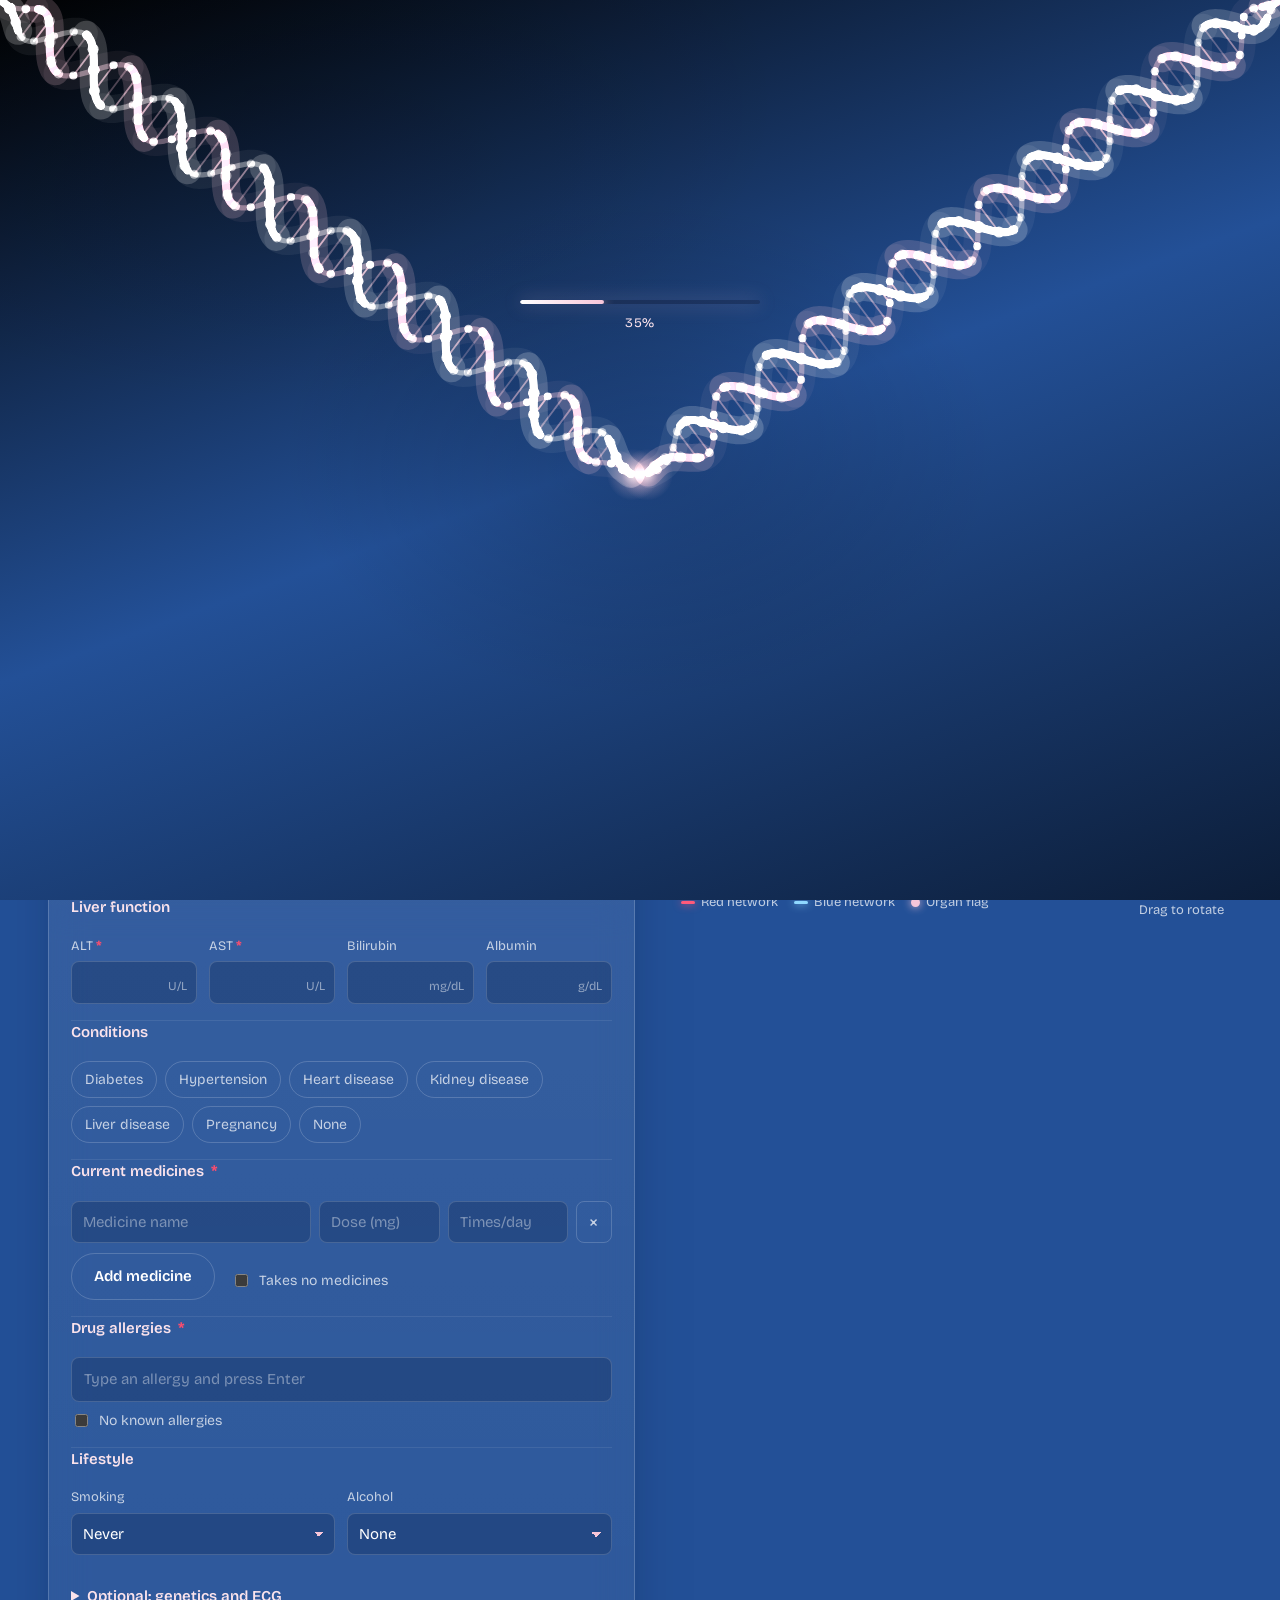
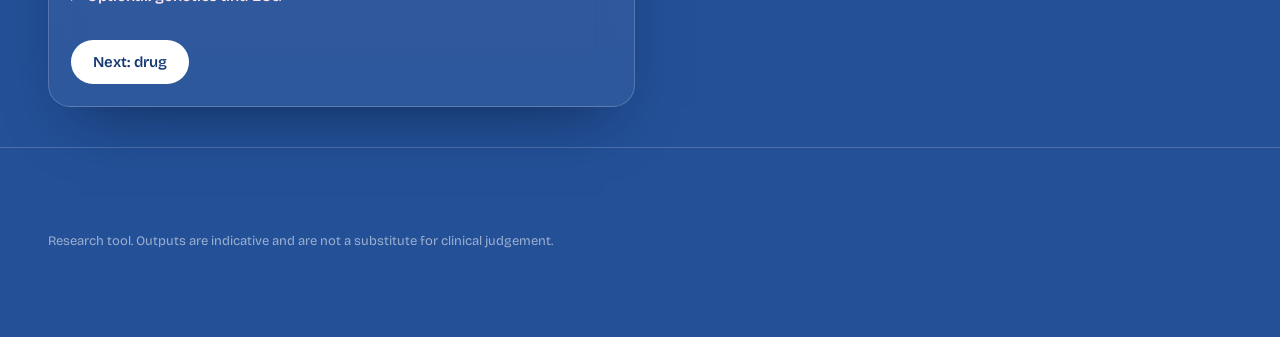
<file: frontend/index.html>
<!doctype html>
<html lang="en">
<head>
<meta charset="utf-8">
<meta name="viewport" content="width=device-width, initial-scale=1">
<title>Digital Twin</title>
<meta name="description" content="Personalised drug-response simulation for one patient, not the population average.">
<link rel="preconnect" href="https://fonts.googleapis.com">
<link rel="preconnect" href="https://fonts.gstatic.com" crossorigin>
<link href="https://fonts.googleapis.com/css2?family=Bricolage+Grotesque:opsz,wght@12..96,300..700&display=swap" rel="stylesheet">
<link rel="stylesheet" href="style.css">
</head>
<body>

<!-- ============ PRELOADER ============ -->
<div id="preloader" role="status" aria-label="Loading">
  <div class="pl-progress">
    <div class="bar"><i></i></div>
    <span class="pct">0%</span>
  </div>
  <canvas aria-hidden="true"></canvas>
</div>

<!-- ============ NAV ============ -->
<header class="nav">
  <a class="brand" href="#simulate" aria-label="Digital Twin home">
    <svg viewBox="0 0 24 24" width="22" height="22" aria-hidden="true"><path d="M7 2c0 6 10 6 10 12S7 16 7 22M17 2c0 6-10 6-10 12s10 2 10 8" fill="none" stroke="currentColor" stroke-width="1.6" stroke-linecap="round"/><path d="M9 5h6M8.5 19h7M10 11.5h4" stroke="#f7c6d9" stroke-width="1.6" stroke-linecap="round"/></svg>
    Digital Twin
  </a>
  <nav aria-label="Main">
    <a href="#simulate" class="active">Simulate</a>
    <a href="#report">Report</a>
    <a href="#method">Method</a>
  </nav>
  <button class="nav-run" type="submit" form="twin-form">Run simulation</button>
</header>

<main>
  <!-- ============ HERO / INPUT ============ -->
  <section id="simulate" class="hero">
    <div class="left">
      <h1>See how a drug behaves in your body.</h1>

      <form id="twin-form" class="panel" novalidate>
        <div class="tabs" role="tablist">
          <button type="button" role="tab" aria-selected="true" aria-controls="tab-patient" id="t-patient">Patient</button>
          <button type="button" role="tab" aria-selected="false" aria-controls="tab-drug" id="t-drug">Drug</button>
          <span class="tab-ink" aria-hidden="true"></span>
        </div>

        <!-- ---------- PATIENT ---------- -->
        <div id="tab-patient" role="tabpanel" aria-labelledby="t-patient" class="tabpanel">
<!--
  Paste this block inside the PATIENT tab of index.html,
  ideally right after the Demographics fieldset (or at the top of tab-patient).
-->

          <fieldset>
            <legend>Upload lab report <span class="muted-inline">(optional)</span></legend>
            <p class="muted" style="margin:0 0 10px;font-size:13px">
              Upload a blood-test report image or PDF. Detected values will fill the form —
              always review before running a simulation.
            </p>
            <div class="comp-upload">
              <label class="file-label">
                <input type="file" id="lab-report" accept="image/*,.pdf,application/pdf" aria-label="Upload lab report">
                <span class="ghost file-btn">Upload lab report (image / PDF)</span>
              </label>
              <span class="comp-hint muted">Supports PNG, JPEG, WebP, PDF · max ~12 MB</span>
            </div>
            <p class="derived" id="lab-status" hidden></p>
          </fieldset>
          <fieldset data-organ="body">
            <legend>Demographics</legend>
            <div class="grid g4">
              <label>Age<input name="age" type="number" min="0" max="120" inputmode="numeric" required><small>years</small></label>
              <label>Sex<select name="sex" required><option value="">Select</option><option value="F">Female</option><option value="M">Male</option></select></label>
              <label>Weight<input name="weight" type="number" min="1" max="400" step="0.1" required><small>kg</small></label>
              <label>Height<input name="height" type="number" min="40" max="250"><small>cm</small></label>
            </div>
            <p class="derived">BMI <output name="bmi">–</output></p>
          </fieldset>

          <fieldset data-organ="kidneys">
            <legend>Kidney function</legend>
            <div class="seg" role="radiogroup" aria-label="Kidney input">
              <label><input type="radio" name="kidneyMode" value="scr" checked><span>Serum creatinine</span></label>
              <label><input type="radio" name="kidneyMode" value="egfr"><span>eGFR</span></label>
            </div>
            <div class="grid g2">
              <label class="k-scr">Creatinine<input name="creatinine" type="number" min="0.1" max="20" step="0.01" required><small>mg/dL</small></label>
              <label class="k-egfr" hidden>eGFR<input name="egfr" type="number" min="1" max="200"><small>mL/min/1.73m²</small></label>
            </div>
            <p class="derived">eGFR (CKD-EPI 2021) <output name="egfrOut">–</output></p>
          </fieldset>

          <fieldset data-organ="liver">
            <legend>Liver function</legend>
            <div class="grid g4">
              <label>ALT<input name="alt" type="number" min="0" step="1" required><small>U/L</small></label>
              <label>AST<input name="ast" type="number" min="0" step="1" required><small>U/L</small></label>
              <label>Bilirubin<input name="bilirubin" type="number" min="0" step="0.1"><small>mg/dL</small></label>
              <label>Albumin<input name="albumin" type="number" min="0" max="6" step="0.1"><small>g/dL</small></label>
            </div>
          </fieldset>

          <fieldset data-organ="heart">
            <legend>Conditions</legend>
            <div class="chips">
              <label><input type="checkbox" name="conditions" value="diabetes"><span>Diabetes</span></label>
              <label><input type="checkbox" name="conditions" value="hypertension"><span>Hypertension</span></label>
              <label><input type="checkbox" name="conditions" value="heart"><span>Heart disease</span></label>
              <label><input type="checkbox" name="conditions" value="kidney"><span>Kidney disease</span></label>
              <label><input type="checkbox" name="conditions" value="liver"><span>Liver disease</span></label>
              <label><input type="checkbox" name="conditions" value="pregnancy"><span>Pregnancy</span></label>
              <label><input type="checkbox" name="conditions" value="none"><span>None</span></label>
            </div>
          </fieldset>

          <fieldset>
            <legend>Current medicines <span class="req" aria-hidden="true">*</span></legend>
            <div id="meds" class="meds"></div>
            <div class="row-actions">
              <button type="button" class="ghost" id="add-med">Add medicine</button>
              <label class="inline"><input type="checkbox" name="noMeds"> Takes no medicines</label>
            </div>
          </fieldset>

          <fieldset>
            <legend>Drug allergies <span class="req" aria-hidden="true">*</span></legend>
            <div class="tags" id="allergy-tags">
              <input id="allergy-input" placeholder="Type an allergy and press Enter" aria-label="Add allergy">
            </div>
            <label class="inline"><input type="checkbox" name="noAllergies"> No known allergies</label>
          </fieldset>

          <fieldset>
            <legend>Lifestyle</legend>
            <div class="grid g2">
              <label>Smoking<select name="smoking"><option value="never">Never</option><option value="former">Former</option><option value="current">Current</option></select></label>
              <label>Alcohol<select name="alcohol"><option value="none">None</option><option value="moderate">Moderate</option><option value="heavy">Heavy</option></select></label>
            </div>
          </fieldset>

          <details data-organ="heart">
            <summary>Optional: genetics and ECG</summary>
            <div class="grid g4">
              <label>CYP2D6<select name="cyp2d6"></select></label>
              <label>CYP2C19<select name="cyp2c19"></select></label>
              <label>CYP2C9<select name="cyp2c9"></select></label>
              <label>QTc<input name="qtc" type="number" min="250" max="700"><small>ms</small></label>
            </div>
          </details>

          <div class="foot">
            <button type="button" class="primary" id="to-drug">Next: drug</button>
          </div>
        </div>

        <!-- ---------- DRUG ---------- -->
        <div id="tab-drug" role="tabpanel" aria-labelledby="t-drug" class="tabpanel" hidden>
          <fieldset>
            <legend>Drug identifier <span class="req" aria-hidden="true">*</span></legend>
            <div class="seg" role="radiogroup" aria-label="Identifier type">
              <label><input type="radio" name="idMode" value="name" checked><span>Name</span></label>
              <label><input type="radio" name="idMode" value="smiles"><span>SMILES</span></label>
            </div>
            <label><span class="sr">Drug name or SMILES</span><input name="drug" required placeholder="e.g. ibuprofen" autocomplete="off" spellcheck="false"></label>
          </fieldset>

          <fieldset>
            <legend>Composition <span class="req" aria-hidden="true">*</span></legend>
            <div class="comp-table-wrap">
              <div class="comp-head" aria-hidden="true">
                <span>Ingredient</span><span>Strength</span><span>Unit</span><span></span>
              </div>
              <div id="comp-rows" class="comp-rows"></div>
            </div>
            <div class="row-actions">
              <button type="button" class="ghost" id="add-comp">Add ingredient</button>
            </div>
            <div class="comp-upload">
              <label class="file-label">
                <input type="file" name="compImage" accept="image/*" id="comp-image">
                <span class="ghost file-btn">Upload pack / label image</span>
              </label>
              <span class="comp-hint muted" id="comp-hint">Fill the table, or upload a label image to pre-fill rows.</span>
            </div>
            <p class="derived" id="comp-status" hidden></p>
            <input type="hidden" name="composition" id="composition-hidden" value="">
          </fieldset>

          <fieldset>
            <legend>Regimen</legend>
            <div class="grid g2">
              <label>Dose<input name="dose" type="number" min="0.01" step="any" required><small>mg</small></label>
              <label>Route<select name="route"><option value="oral">Oral</option><option value="iv">IV</option></select></label>
              <label>Frequency<input name="freq" type="number" min="1" max="12" value="1" required><small>times per day</small></label>
              <label>Duration<input name="duration" type="number" min="1" max="365" value="3" required><small>days</small></label>
            </div>
          </fieldset>

          <div class="foot">
            <span class="req-note"><span class="req">*</span> Required fields</span>
            <button type="button" class="ghost" id="to-patient">Back to patient</button>
            <button type="submit" class="primary">Run simulation</button>
          </div>
        </div>
        <p class="form-error" role="alert" hidden></p>
      </form>
    </div>

    <div class="right">
      <canvas id="body-canvas" aria-label="Rotating model of the patient's body with nerve network. Drag to rotate." role="img"></canvas>
      <ul class="legend" aria-hidden="true">
        <li><i class="red"></i>Red network</li>
        <li><i class="blue"></i>Blue network</li>
        <li><i class="org"></i>Organ flag</li>
      </ul>
      <p class="hint">Drag to rotate</p>
    </div>
  </section>

  <!-- ============ REPORT ============ -->
  <section id="report" class="report" hidden aria-live="polite"></section>

  <!-- ============ METHOD ============ -->
  <section id="method" class="method">
    <p class="disclaimer">Research tool. Outputs are indicative and are not a substitute for clinical judgement.</p>
  </section>
</main>

<script>
/* Set DT_API_URL / DT_API_KEY via server config or localStorage — never hardcode production keys */
window.DT_API_URL = window.DT_API_URL || '';
window.DT_API_KEY = window.DT_API_KEY || (typeof localStorage !== 'undefined' ? (localStorage.getItem('DT_API_KEY') || '') : '');
</script>
<script src="preloader.js"></script>
<script src="body.js"></script>
<script src="app.js"></script>
<script src="lab_report_patch.js"></script>
</body>
</html>
</file>
<file: frontend/style.css>
:root{
  --bg:#235097;            
  --bg-deep:#173a74;
  --bg-lift:#2e63b3;
  --white:#ffffff;
  --pink:#f7c6d9;
  --pink-soft:#fbe3ec;
  --red:#ff5a7a;
  --blue:#8fd8ff;
  --ink-dim:rgba(255,255,255,.72);
  --line:rgba(255,255,255,.18);
  --glass:rgba(255,255,255,.07);
  --glass-hi:rgba(255,255,255,.12);
  --ok:#9be7c4; --warn:#ffd28a; --bad:#ff7a93;
  --r-lg:22px; --r-md:12px; --r-sm:8px;
  --font:"Bricolage Grotesque",system-ui,-apple-system,"Segoe UI",sans-serif;
  color-scheme:dark;
}
*{box-sizing:border-box}
[hidden]{display:none!important}
html{scroll-behavior:smooth}
body{
  margin:0;min-height:100vh;font-family:var(--font);color:var(--white);
  background-color:var(--bg);
  background-image:
    radial-gradient(60vw 50vh at 85% 10%, rgba(247,198,217,.22), transparent 70%),
    radial-gradient(50vw 60vh at 10% 0%, rgba(255,255,255,.16), transparent 70%),
    radial-gradient(70vw 60vh at 50% 110%, rgba(20, 37, 65, 0.9), transparent 70%),
    linear-gradient(160deg, #0a182c 0%, var(--bg) 45%, #0f3675 100%);
  background-attachment:fixed;
  font-size:16px;line-height:1.5;-webkit-font-smoothing:antialiased;
}
body.loading{overflow:hidden}
a{color:inherit}
:focus-visible{outline:2px solid var(--pink);outline-offset:3px;border-radius:6px}
.req{color:#ff4d6d;margin-left:3px;font-weight:700}

/* ===== Preloader ===== */
#preloader{position:fixed;inset:0;z-index:100;background:inherit;
  background-color:var(--bg);
  background-image:
    radial-gradient(40vw 40vh at 50% 50%, rgba(0, 0, 0, 0.18), transparent 70%),
    radial-gradient(60vw 50vh at 20% 10%, rgba(0, 0, 0, 0.12), transparent 70%),
    linear-gradient(160deg,#000000,var(--bg) 50%,#0c1d38);
  transition:opacity .7s ease, visibility .7s;}
#preloader canvas{position:absolute;inset:0;width:100%;height:100%}
#preloader.done{opacity:0;visibility:hidden}
.pl-progress{position:absolute;left:50%;top:calc(50% - 150px);transform:translateX(-50%);
  z-index:2;display:flex;flex-direction:column;align-items:center;gap:10px;width:min(240px,46vw)}
.pl-progress .bar{width:100%;height:4px;border-radius:4px;background:rgba(34, 7, 7, 0.18);overflow:hidden;
  box-shadow:0 0 18px rgba(247,198,217,.35)}
.pl-progress .bar i{display:block;height:100%;width:0;border-radius:4px;
  background:linear-gradient(90deg,var(--white),var(--pink));box-shadow:0 0 12px var(--pink)}
.pl-progress .pct{font-size:13px;letter-spacing:.04em;color:var(--pink-soft);font-variant-numeric:tabular-nums}

/* ===== Nav ===== */
.nav{position:sticky;top:0;z-index:20;display:flex;align-items:center;gap:28px;
  padding:14px clamp(16px,4vw,48px);
  background:rgba(12, 35, 71, 0.45);backdrop-filter:blur(14px) saturate(140%);-webkit-backdrop-filter:blur(14px) saturate(140%);
  border-bottom:1px solid var(--line)}
.brand{display:flex;align-items:center;gap:10px;font-weight:650;font-size:19px;text-decoration:none;letter-spacing:-.01em}
.nav nav{display:flex;gap:6px;margin-left:auto}
.nav nav a{text-decoration:none;padding:7px 14px;border-radius:999px;color:var(--ink-dim);font-size:15px}
.nav nav a:hover{color:var(--white);background:var(--glass)}
.nav nav a.active{color:var(--white);background:var(--glass-hi)}
.nav-run{font:inherit;font-size:15px;font-weight:600;color:var(--bg-deep);background:var(--pink);
  border:0;border-radius:999px;padding:9px 18px;cursor:pointer}
.nav-run:hover{background:var(--white)}

/* ===== Hero ===== */
.hero{display:grid;grid-template-columns:minmax(0,1.05fr) minmax(0,1fr);gap:clamp(16px,3vw,48px);
  padding:clamp(24px,4vw,56px) clamp(16px,4vw,48px) 40px;max-width:1440px;margin:0 auto;align-items:start}
.left{min-width:0}
h1{font-size:clamp(34px,4.6vw,64px);line-height:1.02;letter-spacing:-.035em;font-weight:500;margin:0 0 16px;
  font-variation-settings:"opsz" 96;max-width:14ch}
h1 em{font-style:normal;color:var(--pink);font-weight:300;
  text-decoration:underline;text-decoration-thickness:2px;text-underline-offset:.12em;text-decoration-color:rgba(247,198,217,.5)}
.lede{color:var(--ink-dim);font-size:18px;max-width:52ch;margin:0 0 28px}

.right{position:sticky;top:72px;height:calc(100vh - 100px);min-height:520px}
#body-canvas{width:100%;height:100%;display:block;cursor:grab;touch-action:pan-y}
#body-canvas.drag{cursor:grabbing}
.legend{position:absolute;left:8px;bottom:8px;margin:0;padding:0;list-style:none;display:flex;gap:16px;font-size:13px;color:var(--ink-dim)}
.legend i{display:inline-block;width:14px;height:3px;border-radius:2px;margin-right:6px;vertical-align:middle}
.legend .red{background:var(--red);box-shadow:0 0 8px var(--red)}
.legend .blue{background:var(--blue);box-shadow:0 0 8px var(--blue)}
.legend .org{width:9px;height:9px;border-radius:50%;background:var(--pink);box-shadow:0 0 8px var(--pink)}
.hint{position:absolute;right:8px;bottom:0;margin:0;font-size:13px;color:var(--ink-dim)}

/* ===== Panel / form ===== */
.panel{background:linear-gradient(180deg,rgba(255,255,255,.10),rgba(255,255,255,.05));
  border:1px solid var(--line);border-radius:var(--r-lg);padding:8px 22px 22px;
  backdrop-filter:blur(18px);-webkit-backdrop-filter:blur(18px);
  box-shadow:inset 0 1px 0 rgba(255,255,255,.18), 0 30px 60px -30px rgba(6, 16, 41, 0.6)}
.tabs{position:relative;display:flex;gap:4px;border-bottom:1px solid var(--line);margin:0 -22px 4px;padding:0 22px}
.tabs button{font:inherit;font-size:16px;font-weight:550;background:none;border:0;color:var(--ink-dim);padding:14px 16px;cursor:pointer}
.tabs button[aria-selected="true"]{color:var(--white)}
.tab-ink{position:absolute;bottom:-1px;height:2px;background:var(--pink);box-shadow:0 0 10px var(--pink);transition:left .3s,width .3s}

fieldset{border:0;margin:0;padding:16px 0;border-bottom:1px solid rgba(255,255,255,.08);transition:background .3s}
fieldset:last-of-type{border-bottom:0}
legend{font-size:15px;font-weight:600;padding:0;margin-bottom:2px;color:var(--pink-soft)}
.grid{display:grid;gap:12px}
.g2{grid-template-columns:repeat(2,minmax(0,1fr))}
.g4{grid-template-columns:repeat(4,minmax(0,1fr))}
label{display:flex;flex-direction:column;gap:5px;font-size:13px;color:var(--ink-dim);position:relative}
label small{position:absolute;right:10px;bottom:9px;font-size:12px;color:rgba(255,255,255,.5);pointer-events:none}
input,select{font:inherit;font-size:15px;color:var(--white);background:rgba(10,30,70,.28);
  border:1px solid rgba(255,255,255,.16);border-radius:var(--r-sm);padding:9px 11px;width:100%;min-width:0;
  transition:border-color .2s, box-shadow .2s}
label:has(small) input{padding-right:46px}
select{appearance:none;background-image:linear-gradient(45deg,transparent 50%,var(--pink) 50%),linear-gradient(135deg,var(--pink) 50%,transparent 50%);
  background-position:calc(100% - 15px) 52%,calc(100% - 10px) 52%;background-size:5px 5px;background-repeat:no-repeat;padding-right:28px}
select option{background:var(--bg-deep)}
input:focus,select:focus{outline:none;border-color:var(--pink);box-shadow:0 0 0 3px rgba(247,198,217,.18)}
input[aria-invalid="true"],select[aria-invalid="true"]{border-color:var(--bad)}
input::placeholder{color:rgba(255,255,255,.4)}
.derived{margin:10px 0 0;font-size:14px;color:var(--ink-dim)}
.derived output{color:var(--white);font-weight:600;margin-left:6px;font-variant-numeric:tabular-nums}

.seg{display:inline-flex;padding:3px;border-radius:999px;background:rgba(10,30,70,.3);border:1px solid var(--line);margin-bottom:12px}
.seg label,.chips label{flex-direction:row;cursor:pointer}
.seg input,.chips input{position:absolute;opacity:0;width:1px;height:1px}
.seg span{padding:6px 14px;border-radius:999px;font-size:14px;color:var(--ink-dim)}
.seg input:checked+span{background:var(--pink);color:var(--bg-deep);font-weight:600}
.seg input:focus-visible+span,.chips input:focus-visible+span{outline:2px solid var(--pink);outline-offset:2px}
.chips{display:flex;flex-wrap:wrap;gap:8px}
.chips span{padding:7px 13px;border-radius:999px;border:1px solid var(--line);font-size:14px;color:var(--ink-dim);transition:background .2s}
.chips input:checked+span{background:rgba(247,198,217,.18);border-color:var(--pink);color:var(--white)}
.chips input:disabled+span{opacity:.35;cursor:not-allowed}

.meds{display:flex;flex-direction:column;gap:8px}
.med{display:grid;grid-template-columns:minmax(0,2fr) minmax(0,1fr) minmax(0,1fr) 36px;gap:8px}
.icon-btn{font:inherit;border:1px solid var(--line);background:none;color:var(--ink-dim);border-radius:var(--r-sm);cursor:pointer;font-size:18px;line-height:1}
.icon-btn:hover{color:var(--white);border-color:var(--pink)}
.row-actions{display:flex;gap:16px;align-items:center;margin-top:10px;flex-wrap:wrap}
.inline{flex-direction:row;align-items:center;gap:8px;font-size:14px;margin-top:8px}
.inline input{width:auto;accent-color:var(--pink)}
.tags{display:flex;flex-wrap:wrap;gap:6px;align-items:center;padding:6px;border:1px solid rgba(255,255,255,.16);border-radius:var(--r-sm);background:rgba(10,30,70,.28)}
.tags input{border:0;background:none;flex:1;min-width:160px;padding:4px 6px;box-shadow:none}
.tag{display:inline-flex;gap:6px;align-items:center;background:rgba(247,198,217,.2);border:1px solid rgba(247,198,217,.5);border-radius:999px;padding:3px 6px 3px 11px;font-size:14px}
.tag button{background:none;border:0;color:var(--pink);cursor:pointer;font-size:16px;line-height:1;padding:0 4px}

details{padding:14px 0 4px}
summary{cursor:pointer;font-size:15px;font-weight:600;color:var(--pink-soft);margin-bottom:10px}
details[open] summary{margin-bottom:14px}

.foot{display:flex;justify-content:space-between;align-items:center;gap:16px;padding-top:18px;flex-wrap:wrap}
.req-note{font-size:13px;color:rgba(255,255,255,.55);max-width:40ch}
button.primary,button.ghost{font:inherit;font-size:15px;font-weight:600;border-radius:999px;padding:11px 22px;cursor:pointer}
button.primary{background:var(--white);color:var(--bg-deep);border:0;box-shadow:0 0 0 0 rgba(247,198,217,.6);transition:box-shadow .3s,background .2s}
button.primary:hover{background:var(--pink);box-shadow:0 0 24px 2px rgba(247,198,217,.45)}
button.ghost{background:none;color:var(--white);border:1px solid var(--line)}
button.ghost:hover{border-color:var(--pink)}
.form-error{margin:12px 0 0;color:var(--bad);font-size:14px}
.sr{position:absolute;width:1px;height:1px;overflow:hidden;clip:rect(0 0 0 0)}

/* organ focus tint on the active fieldset */
fieldset.lit{background:linear-gradient(90deg,rgba(247,198,217,.08),transparent 70%);margin:0 -22px;padding-left:22px;padding-right:22px}

/* ===== Report ===== */
.report{max-width:1440px;margin:0 auto;padding:24px clamp(16px,4vw,48px) 56px}
.report h2,.method h2{font-size:clamp(28px,3vw,40px);font-weight:500;letter-spacing:-.03em;margin:0 0 6px}
.report .sub{color:var(--ink-dim);margin:0 0 24px;max-width:70ch}
.demo-note{display:inline-block;font-size:13px;color:var(--warn);border:1px solid rgba(255,210,138,.4);border-radius:999px;padding:4px 12px;margin-bottom:20px}
.summary{display:flex;gap:40px;align-items:flex-end;flex-wrap:wrap;padding:24px 0 28px;border-bottom:1px solid var(--line);margin-bottom:28px}
.big{font-size:clamp(44px,6vw,84px);line-height:.9;letter-spacing:-.04em;font-weight:500}
.big.safe{color:var(--ok)} .big.caution{color:var(--warn)} .big.high{color:var(--bad)}
.summary .k{font-size:14px;color:var(--ink-dim);margin-bottom:6px}
.summary .conf{font-size:28px;font-weight:500}
.rgrid{display:grid;grid-template-columns:repeat(12,minmax(0,1fr));gap:20px}
.card{background:var(--glass);border:1px solid var(--line);border-radius:var(--r-md);padding:18px 20px;min-width:0}
.card h3{font-size:17px;font-weight:600;margin:0 0 12px;color:var(--pink-soft)}
.span4{grid-column:span 4}.span5{grid-column:span 5}.span6{grid-column:span 6}.span7{grid-column:span 7}.span8{grid-column:span 8}.span12{grid-column:span 12}
dl.kv{display:grid;grid-template-columns:auto 1fr;gap:6px 16px;margin:0;font-size:14px}
dl.kv dt{color:var(--ink-dim)} dl.kv dd{margin:0;text-align:right;font-variant-numeric:tabular-nums}
.pk-wrap{position:relative;height:300px}
.pk-wrap canvas{width:100%;height:100%;display:block}
.pk-legend{display:flex;gap:18px;font-size:13px;color:var(--ink-dim);margin-top:8px;flex-wrap:wrap}
.pk-legend i{display:inline-block;width:16px;height:2px;margin-right:6px;vertical-align:middle}
.stats{display:grid;grid-template-columns:repeat(2,1fr);gap:14px}
.stat b{display:block;font-size:26px;font-weight:500;font-variant-numeric:tabular-nums}
.stat span{font-size:13px;color:var(--ink-dim)}
table{width:100%;border-collapse:collapse;font-size:14px}
th{text-align:left;font-weight:500;color:var(--ink-dim);padding:6px 8px;border-bottom:1px solid var(--line)}
td{padding:8px;border-bottom:1px solid rgba(255,255,255,.07)}
.pill{display:inline-block;padding:2px 10px;border-radius:999px;font-size:12px;font-weight:600}
.pill.ok{background:rgba(155,231,196,.18);color:var(--ok)}
.pill.warn{background:rgba(255,210,138,.18);color:var(--warn)}
.pill.bad{background:rgba(255,122,147,.18);color:var(--bad)}
.pill.na{background:rgba(255,255,255,.1);color:var(--ink-dim)}
.bars{display:flex;flex-direction:column;gap:10px}
.barrow{display:grid;grid-template-columns:130px 1fr 52px;gap:10px;align-items:center;font-size:14px}
.barrow .track,.barrow .fill{display:block}
.barrow .track{height:6px;border-radius:3px;background:rgba(255,255,255,.1);overflow:hidden}
.barrow .fill{height:100%;background:linear-gradient(90deg,var(--pink),var(--white));border-radius:3px}
.barrow .v{text-align:right;color:var(--ink-dim);font-variant-numeric:tabular-nums}
ul.flags{list-style:none;margin:0;padding:0;display:flex;flex-direction:column;gap:8px;font-size:14px}
ul.flags li{display:flex;justify-content:space-between;gap:12px}
.muted{color:var(--ink-dim);font-size:14px;margin:0}

/* ===== Method ===== */
.method{max-width:1440px;margin:0 auto;padding:48px clamp(16px,4vw,48px) 72px;border-top:1px solid var(--line)}
.cols{display:grid;grid-template-columns:repeat(4,minmax(0,1fr));gap:28px;margin-top:20px}
.cols p{margin:0;color:var(--ink-dim);font-size:15px}
.cols strong{display:block;color:var(--white);font-weight:600;margin-bottom:4px}
.disclaimer{margin-top:36px;font-size:13px;color:rgba(255,255,255,.55)}

/* ===== Responsive ===== */
@media (max-width:1000px){
  .hero{grid-template-columns:1fr}
  .right{position:relative;top:0;height:64vh;min-height:420px;order:-1}
  .span4,.span5,.span6,.span7,.span8{grid-column:span 12}
  .cols{grid-template-columns:repeat(2,minmax(0,1fr))}
}
@media (max-width:640px){
  .nav{gap:12px;flex-wrap:wrap}
  .nav nav{order:3;width:100%;margin:0;justify-content:space-between}
  .nav-run{margin-left:auto;padding:8px 14px}
  .g4{grid-template-columns:repeat(2,minmax(0,1fr))}
  .panel{padding:8px 16px 18px}
  .tabs{margin:0 -16px 4px;padding:0 16px}
  fieldset.lit{margin:0 -16px;padding-left:16px;padding-right:16px}
  .med{grid-template-columns:1fr 1fr 36px}
  .med input:first-child{grid-column:1 / -1}
  .cols{grid-template-columns:1fr}
  .barrow{grid-template-columns:96px 1fr 44px}
  .hint{display:none}
  .legend{flex-wrap:wrap;gap:10px}
}
@media (prefers-reduced-motion:reduce){
  *{transition:none!important;scroll-behavior:auto!important}
}

/* Composition (drug tab) – minimal, matches existing panel */
textarea{
  font:inherit;font-size:15px;color:var(--white);background:rgba(10,30,70,.28);
  border:1px solid rgba(255,255,255,.16);border-radius:var(--r-sm);padding:9px 11px;width:100%;
  min-height:72px;resize:vertical;line-height:1.4;
  transition:border-color .2s,box-shadow .2s}
textarea:focus{outline:none;border-color:var(--pink);box-shadow:0 0 0 3px rgba(247,198,217,.18)}
textarea::placeholder{color:rgba(255,255,255,.4)}
.muted-inline{font-weight:400;color:var(--ink-dim);font-size:13px}
.comp-upload{display:flex;flex-wrap:wrap;align-items:center;gap:12px;margin-top:10px}
.file-label{position:relative;cursor:pointer;margin:0}
.file-label input[type=file]{position:absolute;inset:0;opacity:0;width:100%;height:100%;cursor:pointer}
.file-btn{display:inline-block;pointer-events:none}
.comp-hint{font-size:13px;max-width:36ch}
#comp-status{color:var(--pink-soft)}

/* Composition table */
.comp-table-wrap{margin-top:6px}
.comp-head,.comp-row{display:grid;grid-template-columns:minmax(0,2.2fr) minmax(0,1fr) minmax(0,0.9fr) 36px;gap:8px;align-items:center}
.comp-head{font-size:12px;color:var(--ink-dim);padding:0 0 6px;border-bottom:1px solid rgba(255,255,255,.08);margin-bottom:8px}
.comp-rows{display:flex;flex-direction:column;gap:8px}
.comp-row input{width:100%}
@media (max-width:640px){
  .comp-head{display:none}
  .comp-row{grid-template-columns:1fr 1fr 36px}
  .comp-row input:first-child{grid-column:1 / -1}
}

.demo-banner{background:rgba(255,122,147,.2);border:2px solid var(--bad);border-radius:var(--r-md);padding:14px 18px;margin:0 0 20px;font-size:15px;line-height:1.4}
.disclaimer-line{font-size:13px;color:rgba(255,255,255,.55);margin:0 0 16px}

.file-btn{
  display:inline-block;
  padding:10px 18px;
  border:1px solid rgba(255,255,255,.35);
  border-radius:999px;
  color:#fff;
  background:rgba(255,255,255,.08);
  font-size:14px;
  font-weight:600;
}
.file-label:hover .file-btn{background:rgba(255,255,255,.16)}
</file>
